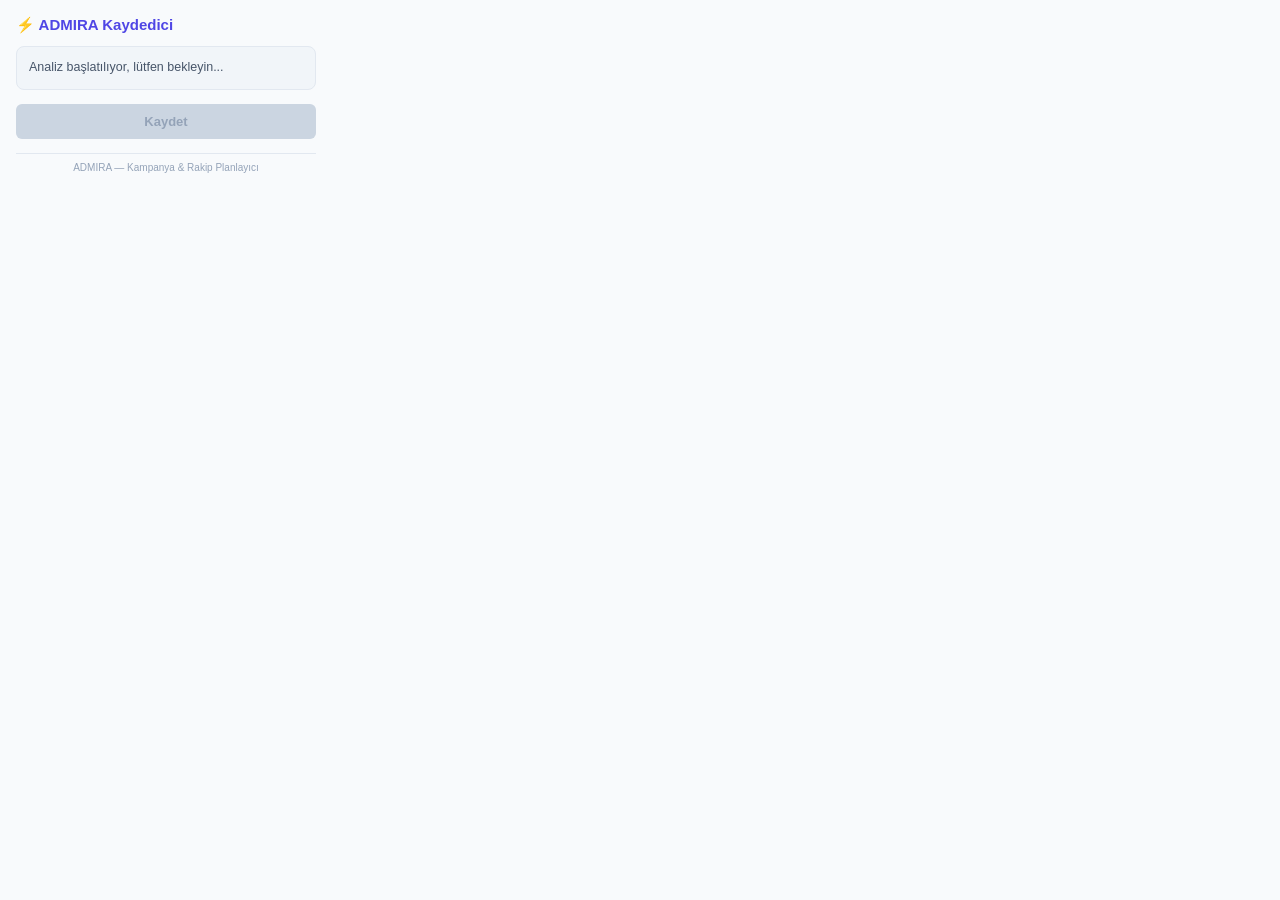
<file: extension/popup.html>
<!DOCTYPE html>
<html>
<head>
  <meta charset="utf-8">
  <style>
    body {
      width: 300px;
      font-family: -apple-system, BlinkMacSystemFont, "Segoe UI", Roboto, sans-serif;
      margin: 0;
      padding: 16px;
      background: #f8fafc;
      color: #1e293b;
    }
    h3 {
      margin: 0 0 12px;
      font-size: 15px;
      font-weight: 800;
      color: #4f46e5;
      display: flex;
      align-items: center;
      gap: 6px;
    }
    .status-box {
      background: #f1f5f9;
      border: 1px solid #e2e8f0;
      border-radius: 8px;
      padding: 12px;
      font-size: 12.5px;
      margin-bottom: 14px;
      line-height: 1.4;
      color: #475569;
    }
    .btn {
      width: 100%;
      background: #4f46e5;
      color: white;
      border: none;
      border-radius: 6px;
      padding: 10px 12px;
      font-size: 13px;
      font-weight: 650;
      cursor: pointer;
      display: flex;
      align-items: center;
      justify-content: center;
      gap: 6px;
      transition: background 0.15s;
    }
    .btn:hover {
      background: #4338ca;
    }
    .btn:disabled {
      background: #cbd5e1;
      color: #94a3b8;
      cursor: not-allowed;
    }
    .footer {
      font-size: 10px;
      color: #94a3b8;
      text-align: center;
      margin-top: 14px;
      border-top: 1px solid #e2e8f0;
      padding-top: 8px;
    }
  </style>
</head>
<body>
  <h3>⚡ ADMIRA Kaydedici</h3>
  <div class="status-box" id="statusMessage">
    Analiz başlatılıyor, lütfen bekleyin...
  </div>
  <button class="btn" id="btnSave" disabled>Kaydet</button>
  <div class="footer">ADMIRA — Kampanya & Rakip Planlayıcı</div>

  <script src="popup.js"></script>
</body>
</html>
</file>
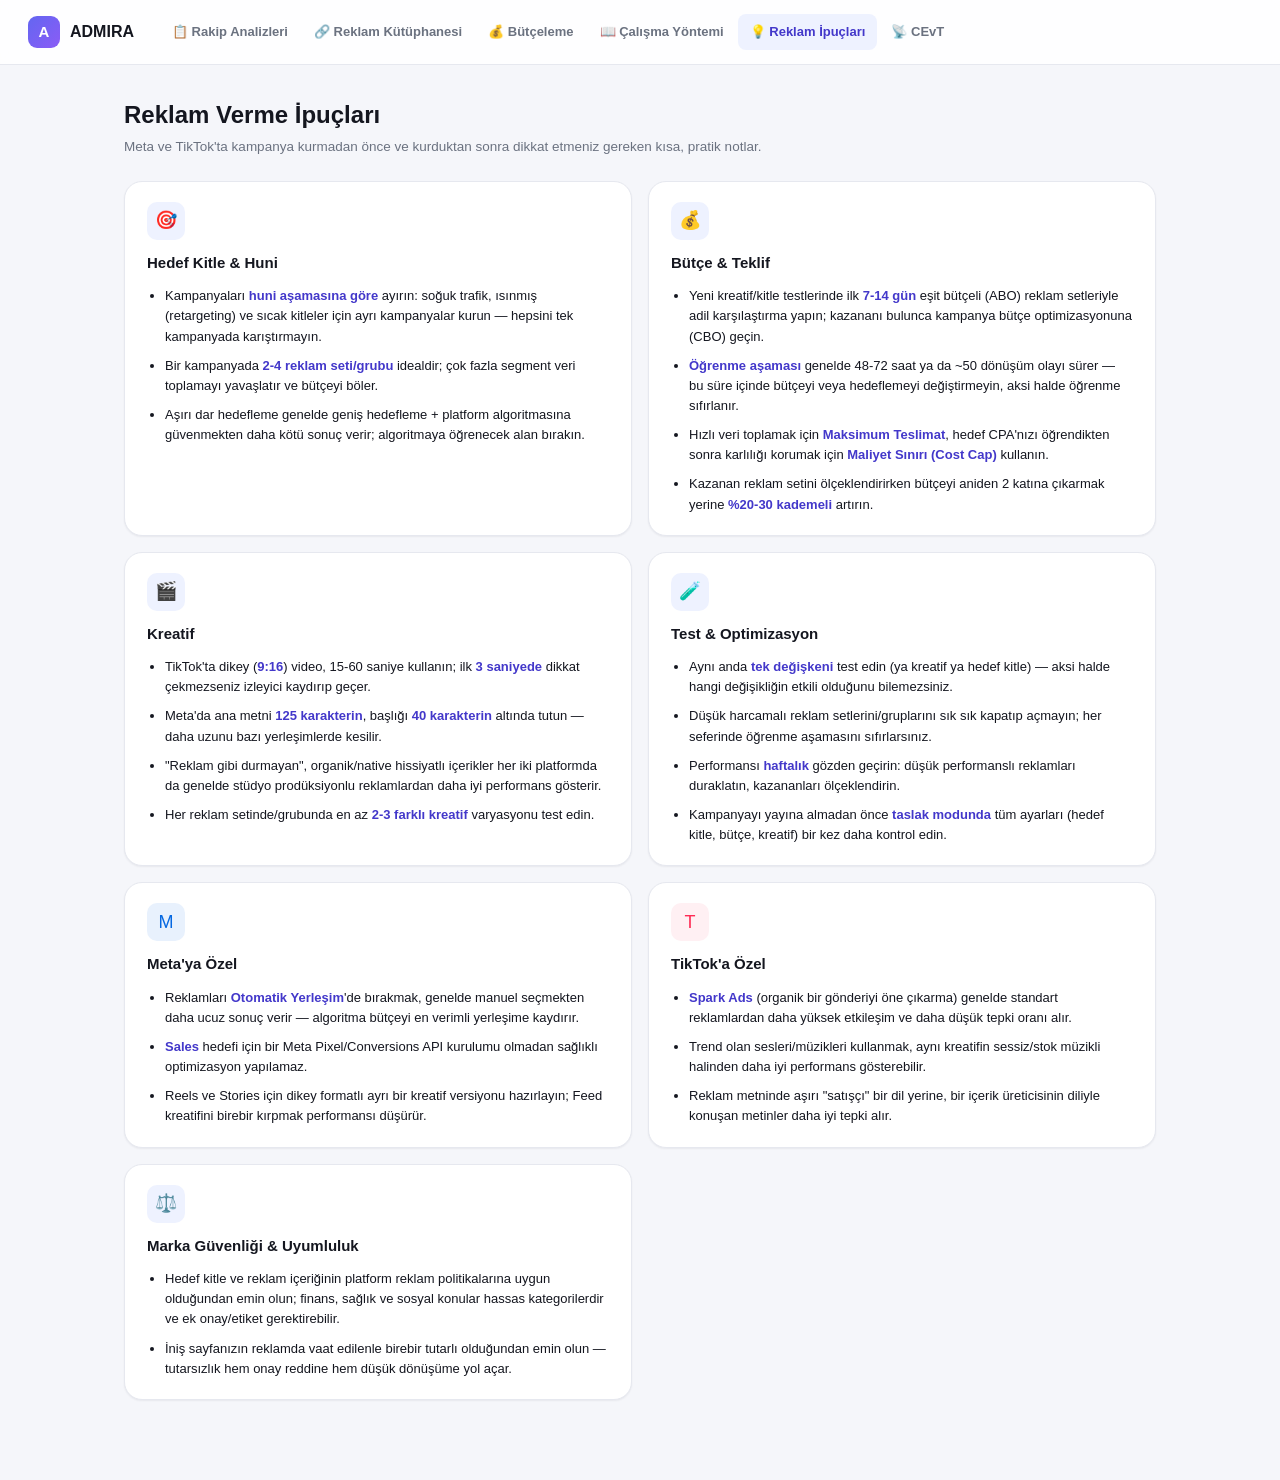
<file: public/tips.html>
<!DOCTYPE html>
<html lang="tr">
<head>
  <meta charset="UTF-8" />
  <meta name="viewport" content="width=device-width, initial-scale=1.0" />
  <title>ADMIRA — Reklam İpuçları</title>
  <link rel="icon" href="data:image/svg+xml,<svg xmlns='http://www.w3.org/2000/svg' viewBox='0 0 32 32'><rect width='32' height='32' rx='8' fill='%234f46e5'/><text x='16' y='23' font-size='20' font-family='sans-serif' font-weight='800' fill='white' text-anchor='middle'>A</text></svg>" />
  <link rel="stylesheet" href="assets/style.css?v=5" />
</head>
<body>
  <div class="topbar">
    <div class="topbar-left">
      <a class="logo" href="app.html"><span class="logo-mark">A</span><span>ADMIRA</span></a>
      <nav class="main-nav">
        <a class="nav-link" href="app.html">📋 Rakip Analizleri</a>
        <a class="nav-link" href="reklam-kutuphanesi.html">🔗 Reklam Kütüphanesi</a>
        <a class="nav-link" href="butceleme.html">💰 Bütçeleme</a>
        <a class="nav-link" href="calisma-yontemi.html">📖 Çalışma Yöntemi</a>
        <a class="nav-link active" href="tips.html">💡 Reklam İpuçları</a>
        <a class="nav-link" href="cevt.html" target="_blank" rel="noopener">📡 CEvT</a>
      </nav>
    </div>
  </div>

  <div class="container">
    <div class="page-head">
      <div>
        <h1 class="page-title">Reklam Verme İpuçları</h1>
        <p class="page-sub tips-intro">Meta ve TikTok'ta kampanya kurmadan önce ve kurduktan sonra dikkat etmeniz gereken kısa, pratik notlar.</p>
      </div>
    </div>

    <div class="tips-grid">
      <div class="tip-card">
        <div class="tip-icon">🎯</div>
        <h3>Hedef Kitle & Huni</h3>
        <ul>
          <li>Kampanyaları <b>huni aşamasına göre</b> ayırın: soğuk trafik, ısınmış (retargeting) ve sıcak kitleler için ayrı kampanyalar kurun — hepsini tek kampanyada karıştırmayın.</li>
          <li>Bir kampanyada <b>2-4 reklam seti/grubu</b> idealdir; çok fazla segment veri toplamayı yavaşlatır ve bütçeyi böler.</li>
          <li>Aşırı dar hedefleme genelde geniş hedefleme + platform algoritmasına güvenmekten daha kötü sonuç verir; algoritmaya öğrenecek alan bırakın.</li>
        </ul>
      </div>

      <div class="tip-card">
        <div class="tip-icon">💰</div>
        <h3>Bütçe & Teklif</h3>
        <ul>
          <li>Yeni kreatif/kitle testlerinde ilk <b>7-14 gün</b> eşit bütçeli (ABO) reklam setleriyle adil karşılaştırma yapın; kazananı bulunca kampanya bütçe optimizasyonuna (CBO) geçin.</li>
          <li><b>Öğrenme aşaması</b> genelde 48-72 saat ya da ~50 dönüşüm olayı sürer — bu süre içinde bütçeyi veya hedeflemeyi değiştirmeyin, aksi halde öğrenme sıfırlanır.</li>
          <li>Hızlı veri toplamak için <b>Maksimum Teslimat</b>, hedef CPA'nızı öğrendikten sonra karlılığı korumak için <b>Maliyet Sınırı (Cost Cap)</b> kullanın.</li>
          <li>Kazanan reklam setini ölçeklendirirken bütçeyi aniden 2 katına çıkarmak yerine <b>%20-30 kademeli</b> artırın.</li>
        </ul>
      </div>

      <div class="tip-card">
        <div class="tip-icon">🎬</div>
        <h3>Kreatif</h3>
        <ul>
          <li>TikTok'ta dikey (<b>9:16</b>) video, 15-60 saniye kullanın; ilk <b>3 saniyede</b> dikkat çekmezseniz izleyici kaydırıp geçer.</li>
          <li>Meta'da ana metni <b>125 karakterin</b>, başlığı <b>40 karakterin</b> altında tutun — daha uzunu bazı yerleşimlerde kesilir.</li>
          <li>"Reklam gibi durmayan", organik/native hissiyatlı içerikler her iki platformda da genelde stüdyo prodüksiyonlu reklamlardan daha iyi performans gösterir.</li>
          <li>Her reklam setinde/grubunda en az <b>2-3 farklı kreatif</b> varyasyonu test edin.</li>
        </ul>
      </div>

      <div class="tip-card">
        <div class="tip-icon">🧪</div>
        <h3>Test & Optimizasyon</h3>
        <ul>
          <li>Aynı anda <b>tek değişkeni</b> test edin (ya kreatif ya hedef kitle) — aksi halde hangi değişikliğin etkili olduğunu bilemezsiniz.</li>
          <li>Düşük harcamalı reklam setlerini/gruplarını sık sık kapatıp açmayın; her seferinde öğrenme aşamasını sıfırlarsınız.</li>
          <li>Performansı <b>haftalık</b> gözden geçirin: düşük performanslı reklamları duraklatın, kazananları ölçeklendirin.</li>
          <li>Kampanyayı yayına almadan önce <b>taslak modunda</b> tüm ayarları (hedef kitle, bütçe, kreatif) bir kez daha kontrol edin.</li>
        </ul>
      </div>

      <div class="tip-card platform-meta">
        <div class="tip-icon">M</div>
        <h3>Meta'ya Özel</h3>
        <ul>
          <li>Reklamları <b>Otomatik Yerleşim</b>'de bırakmak, genelde manuel seçmekten daha ucuz sonuç verir — algoritma bütçeyi en verimli yerleşime kaydırır.</li>
          <li><b>Sales</b> hedefi için bir Meta Pixel/Conversions API kurulumu olmadan sağlıklı optimizasyon yapılamaz.</li>
          <li>Reels ve Stories için dikey formatlı ayrı bir kreatif versiyonu hazırlayın; Feed kreatifini birebir kırpmak performansı düşürür.</li>
        </ul>
      </div>

      <div class="tip-card platform-tiktok">
        <div class="tip-icon">T</div>
        <h3>TikTok'a Özel</h3>
        <ul>
          <li><b>Spark Ads</b> (organik bir gönderiyi öne çıkarma) genelde standart reklamlardan daha yüksek etkileşim ve daha düşük tepki oranı alır.</li>
          <li>Trend olan sesleri/müzikleri kullanmak, aynı kreatifin sessiz/stok müzikli halinden daha iyi performans gösterebilir.</li>
          <li>Reklam metninde aşırı "satışçı" bir dil yerine, bir içerik üreticisinin diliyle konuşan metinler daha iyi tepki alır.</li>
        </ul>
      </div>

      <div class="tip-card">
        <div class="tip-icon">⚖️</div>
        <h3>Marka Güvenliği & Uyumluluk</h3>
        <ul>
          <li>Hedef kitle ve reklam içeriğinin platform reklam politikalarına uygun olduğundan emin olun; finans, sağlık ve sosyal konular hassas kategorilerdir ve ek onay/etiket gerektirebilir.</li>
          <li>İniş sayfanızın reklamda vaat edilenle birebir tutarlı olduğundan emin olun — tutarsızlık hem onay reddine hem düşük dönüşüme yol açar.</li>
        </ul>
      </div>
    </div>
  </div>
</body>
</html>
</file>
<file: public/assets/style.css>
/* ADMIRA — Meta & TikTok kampanya planlayıcı */

:root {
  --bg: #f5f6fa;
  --card: #ffffff;
  --border: #e6e8ef;
  --text: #14161f;
  --dim: #6b7280;
  --dim-2: #9ca3af;
  --primary: #4f46e5;
  --primary-dark: #4338ca;
  --primary-soft: #eef2ff;
  --meta: #0668e1;
  --meta-soft: #e8f1fd;
  --tiktok: #fe2c55;
  --tiktok-cyan: #25f4ee;
  --tiktok-soft: #fff0f3;
  --cevt: #0d9488;
  --cevt-dark: #0f766e;
  --cevt-soft: #ecfdf9;
  --success: #16a34a;
  --success-soft: #ecfdf3;
  --warn: #d97706;
  --warn-soft: #fef6e7;
  --radius-lg: 18px;
  --radius-md: 12px;
  --radius-sm: 8px;
  --shadow-sm: 0 1px 2px rgba(16, 24, 40, .06);
  --shadow-md: 0 4px 14px rgba(16, 24, 40, .08);
  --shadow-lg: 0 20px 50px rgba(16, 24, 40, .18);
  font-family: -apple-system, BlinkMacSystemFont, "Segoe UI", Inter, Roboto, Helvetica, Arial, sans-serif;
}

* { box-sizing: border-box; }
html, body { height: 100%; }
body {
  margin: 0;
  background: var(--bg);
  color: var(--text);
  font-size: 15px;
  line-height: 1.5;
  -webkit-font-smoothing: antialiased;
}
a { color: inherit; text-decoration: none; }
button { font-family: inherit; }
input, select, textarea { font-family: inherit; font-size: 14px; }

/* ---------- logo ---------- */
.logo-mark {
  display: inline-flex; align-items: center; justify-content: center;
  width: 32px; height: 32px; border-radius: 9px;
  background: linear-gradient(135deg, #6366f1, #8b5cf6);
  color: #fff; font-weight: 800; font-size: 15px;
  flex-shrink: 0;
}
.logo { display: inline-flex; align-items: center; gap: 10px; font-weight: 700; font-size: 16px; }

/* ---------- LOGIN PAGE ---------- */
.login-page {
  min-height: 100vh;
  display: flex;
  align-items: center;
  justify-content: center;
  background:
    radial-gradient(1100px 600px at 12% -10%, #eef2ff 0%, transparent 60%),
    radial-gradient(900px 500px at 110% 10%, #fff0f3 0%, transparent 55%),
    var(--bg);
  padding: 24px;
}
.login-wrap { width: 100%; max-width: 400px; }
.login-brand { display: flex; align-items: center; gap: 10px; justify-content: center; margin-bottom: 28px; }
.login-brand span:last-child { font-weight: 800; font-size: 20px; letter-spacing: .2px; }
.login-card {
  background: var(--card);
  border: 1px solid var(--border);
  border-radius: var(--radius-lg);
  box-shadow: var(--shadow-lg);
  padding: 32px;
}
.login-title { font-size: 21px; font-weight: 800; margin: 0 0 4px; }
.login-sub { color: var(--dim); font-size: 13.5px; margin: 0 0 24px; }
.login-tabs {
  display: flex; background: #f2f3f7; border-radius: 10px; padding: 3px; margin-bottom: 22px;
}
.login-tab {
  flex: 1; text-align: center; padding: 8px 0; border: none; background: transparent;
  border-radius: 8px; font-weight: 600; font-size: 13.5px; color: var(--dim); cursor: pointer;
  transition: background .15s, color .15s;
}
.login-tab.active { background: #fff; color: var(--text); box-shadow: var(--shadow-sm); }
.field { margin-bottom: 16px; }
.field label { display: block; font-size: 12.5px; font-weight: 600; color: var(--dim); margin-bottom: 6px; }
.field input, .field select, .field textarea {
  width: 100%; padding: 10px 12px; border-radius: var(--radius-sm);
  border: 1.5px solid var(--border); background: #fff; color: var(--text); outline: none;
  transition: border-color .15s, box-shadow .15s;
}
.field input:focus, .field select:focus, .field textarea:focus { border-color: var(--primary); box-shadow: 0 0 0 3px var(--primary-soft); }
.field-error { color: #dc2626; font-size: 12px; margin-top: 6px; display: none; }
.field-error.show { display: block; }

.btn {
  display: inline-flex; align-items: center; justify-content: center; gap: 8px;
  padding: 10px 18px; border-radius: var(--radius-sm); border: 1.5px solid transparent;
  font-weight: 650; font-size: 13.5px; cursor: pointer; transition: transform .05s, filter .15s, background .15s;
  white-space: nowrap;
}
.btn:active { transform: translateY(1px); }
.btn:disabled { opacity: .55; cursor: not-allowed; }
.btn-primary { background: var(--primary); color: #fff; width: 100%; padding: 11px 18px; }
.btn-primary:hover:not(:disabled) { filter: brightness(1.06); }
.btn-ghost { background: #fff; border-color: var(--border); color: var(--text); }
.btn-ghost:hover:not(:disabled) { background: #f9fafb; }
.btn-danger-ghost { background: #fff; border-color: #fecaca; color: #dc2626; }
.btn-danger-ghost:hover { background: #fef2f2; }
.btn-sm { padding: 6px 12px; font-size: 12.5px; }

.login-foot { text-align: center; color: var(--dim-2); font-size: 12px; margin-top: 18px; }
.login-demo-note {
  margin-top: 18px; padding: 10px 12px; background: var(--primary-soft); border-radius: var(--radius-sm);
  font-size: 12px; color: #4338ca; line-height: 1.5;
}

.toast {
  position: fixed; left: 50%; bottom: 28px; transform: translate(-50%, 16px);
  background: #14161f; color: #fff; padding: 11px 18px; border-radius: 10px; font-size: 13.5px;
  opacity: 0; pointer-events: none; transition: opacity .2s, transform .2s; z-index: 999; box-shadow: var(--shadow-lg);
}
.toast.show { opacity: 1; transform: translate(-50%, 0); }

/* ---------- APP SHELL ---------- */
.topbar {
  position: sticky; top: 0; z-index: 20;
  display: flex; align-items: center; justify-content: space-between;
  padding: 14px 28px; background: rgba(255,255,255,.85); backdrop-filter: blur(8px);
  border-bottom: 1px solid var(--border);
}
.topbar-left { display: flex; align-items: center; gap: 26px; flex-wrap: wrap; }
.main-nav { display: flex; align-items: center; gap: 2px; flex-wrap: wrap; }
.nav-link { display: inline-flex; align-items: center; gap: 6px; padding: 8px 12px; border-radius: 8px; font-size: 13px; font-weight: 600; color: var(--dim); white-space: nowrap; transition: background .15s, color .15s; }
.nav-link:hover { background: #f9fafb; color: var(--text); }
.nav-link.active { background: var(--primary-soft); color: var(--primary-dark); }

.user-chip { display: flex; align-items: center; gap: 10px; }
.avatar {
  width: 32px; height: 32px; border-radius: 50%; background: var(--primary-soft); color: var(--primary-dark);
  display: flex; align-items: center; justify-content: center; font-weight: 700; font-size: 13px;
}
.user-name { font-size: 13.5px; font-weight: 650; }
.user-meta { font-size: 11.5px; color: var(--dim); }

.container { max-width: 1080px; margin: 0 auto; padding: 32px 24px 80px; }
.page-head { display: flex; align-items: flex-end; justify-content: space-between; margin-bottom: 24px; flex-wrap: wrap; gap: 14px; }
.page-title { font-size: 24px; font-weight: 800; margin: 0 0 4px; }
.page-sub { color: var(--dim); font-size: 13.5px; margin: 0; }

.stats-row { display: grid; grid-template-columns: repeat(3, 1fr); gap: 14px; margin-bottom: 26px; }
.stat-card { background: var(--card); border: 1px solid var(--border); border-radius: var(--radius-md); padding: 16px 18px; box-shadow: var(--shadow-sm); }
.stat-label { font-size: 12px; color: var(--dim); font-weight: 600; margin-bottom: 6px; }
.stat-value { font-size: 22px; font-weight: 800; }

.section-head { display: flex; align-items: center; justify-content: space-between; margin-bottom: 14px; }
.section-title { font-size: 16px; font-weight: 750; }

/* ---------- campaign row cards ---------- */
.campaign-list { display: flex; flex-direction: column; gap: 10px; }
.campaign-row {
  display: flex; align-items: center; gap: 16px; background: var(--card);
  border: 1px solid var(--border); border-radius: var(--radius-md); padding: 14px 18px;
  box-shadow: var(--shadow-sm); transition: box-shadow .15s, transform .1s;
}
.campaign-row:hover { box-shadow: var(--shadow-md); }
.platform-badge {
  width: 42px; height: 42px; border-radius: 12px; flex-shrink: 0;
  display: flex; align-items: center; justify-content: center; color: #fff; font-weight: 800; font-size: 15px;
}
.platform-badge.meta { background: linear-gradient(135deg, #0668e1, #0a4fb0); }
.platform-badge.tiktok { background: linear-gradient(135deg, #000, #232323); box-shadow: inset 0 0 0 1px #000; }

.campaign-main { flex: 1; min-width: 0; }
.campaign-name-row { display: flex; align-items: center; gap: 8px; flex-wrap: wrap; }
.campaign-name { font-weight: 700; font-size: 14.5px; }
.badge {
  display: inline-flex; align-items: center; gap: 5px; padding: 3px 9px; border-radius: 20px;
  font-size: 11px; font-weight: 700; letter-spacing: .2px;
}
.badge-meta { background: var(--meta-soft); color: var(--meta); }
.badge-tiktok { background: var(--tiktok-soft); color: var(--tiktok); }
.badge-status-active { background: var(--success-soft); color: var(--success); }
.badge-status-paused { background: var(--warn-soft); color: var(--warn); }
.badge-status-draft { background: #f3f4f6; color: #4b5563; }
.campaign-sub { color: var(--dim); font-size: 12.5px; margin-top: 5px; display: flex; flex-wrap: wrap; gap: 4px 14px; }
.campaign-sub span { display: inline-flex; align-items: center; gap: 4px; }

.campaign-metrics { display: flex; gap: 22px; padding: 0 8px; flex-shrink: 0; }
.metric { text-align: right; }
.metric-label { font-size: 10.5px; color: var(--dim-2); font-weight: 700; text-transform: uppercase; letter-spacing: .3px; }
.metric-value { font-size: 14.5px; font-weight: 750; margin-top: 2px; }

.campaign-actions { display: flex; gap: 6px; flex-shrink: 0; }
.icon-btn {
  width: 30px; height: 30px; border-radius: 8px; border: 1px solid var(--border); background: #fff;
  display: flex; align-items: center; justify-content: center; cursor: pointer; color: var(--dim); font-size: 13px;
  transition: background .15s, color .15s;
}
.icon-btn:hover { background: #f3f4f6; color: var(--text); }
.icon-btn.danger:hover { background: #fef2f2; color: #dc2626; }

.empty-state {
  text-align: center; padding: 60px 24px; background: var(--card); border: 1.5px dashed var(--border);
  border-radius: var(--radius-lg);
}
.empty-state .emoji { font-size: 38px; margin-bottom: 12px; }
.empty-state h3 { margin: 0 0 6px; font-size: 16px; }
.empty-state p { margin: 0 0 18px; color: var(--dim); font-size: 13.5px; }

/* ---------- modal / wizard ---------- */
.modal-overlay {
  position: fixed; inset: 0; background: rgba(15, 17, 26, .5); backdrop-filter: blur(2px);
  display: flex; align-items: center; justify-content: center; z-index: 100; padding: 20px;
  opacity: 0; pointer-events: none; transition: opacity .18s;
}
.modal-overlay.open { opacity: 1; pointer-events: auto; }
.modal-card {
  background: var(--card); border-radius: var(--radius-lg); box-shadow: var(--shadow-lg);
  width: 100%; max-width: 640px; max-height: 88vh; display: flex; flex-direction: column;
  transform: translateY(14px) scale(.98); transition: transform .18s;
}
.modal-overlay.open .modal-card { transform: translateY(0) scale(1); }
.modal-head { display: flex; align-items: center; justify-content: space-between; padding: 20px 24px 0; }
.modal-title { font-size: 17px; font-weight: 800; margin: 0; }
.modal-close { width: 30px; height: 30px; border-radius: 8px; border: none; background: #f3f4f6; cursor: pointer; font-size: 15px; color: var(--dim); }
.modal-close:hover { background: #e5e7eb; }

.steps-indicator { display: flex; align-items: center; gap: 6px; padding: 16px 24px 0; }
.step-dot {
  flex: 1; height: 4px; border-radius: 3px; background: var(--border); transition: background .2s;
}
.step-dot.active, .step-dot.done { background: var(--primary); }

.modal-body { padding: 20px 24px; overflow-y: auto; flex: 1; }
.modal-foot { display: flex; align-items: center; justify-content: space-between; padding: 16px 24px; border-top: 1px solid var(--border); }

.step-label { font-size: 12px; font-weight: 700; color: var(--primary); text-transform: uppercase; letter-spacing: .4px; margin-bottom: 4px; }
.step-heading { font-size: 18px; font-weight: 800; margin: 0 0 4px; }
.step-sub { color: var(--dim); font-size: 13px; margin: 0 0 20px; }

/* platform picker */
.platform-grid { display: grid; grid-template-columns: 1fr 1fr; gap: 14px; }
.platform-pick {
  border: 2px solid var(--border); border-radius: var(--radius-md); padding: 22px 16px; text-align: center;
  cursor: pointer; background: #fff; transition: border-color .15s, box-shadow .15s, transform .1s;
}
.platform-pick:hover { transform: translateY(-2px); box-shadow: var(--shadow-md); }
.platform-pick.selected { border-color: var(--primary); box-shadow: 0 0 0 3px var(--primary-soft); }
.platform-pick .pf-icon {
  width: 52px; height: 52px; border-radius: 14px; margin: 0 auto 12px; display: flex; align-items: center;
  justify-content: center; color: #fff; font-weight: 800; font-size: 20px;
}
.platform-pick .pf-icon.meta { background: linear-gradient(135deg, #0668e1, #0a4fb0); }
.platform-pick .pf-icon.tiktok { background: linear-gradient(135deg, #000, #232323); }
.platform-pick h4 { margin: 0 0 4px; font-size: 15px; font-weight: 750; }
.platform-pick p { margin: 0; font-size: 12px; color: var(--dim); }

/* objective grid */
.objective-grid { display: grid; grid-template-columns: 1fr 1fr; gap: 10px; }
.objective-pick {
  border: 1.5px solid var(--border); border-radius: var(--radius-md); padding: 13px 14px; cursor: pointer;
  background: #fff; transition: border-color .15s, box-shadow .15s;
}
.objective-pick:hover { border-color: #c7ccf5; }
.objective-pick.selected { border-color: var(--primary); box-shadow: 0 0 0 3px var(--primary-soft); background: var(--primary-soft); }
.objective-pick .obj-title { font-weight: 700; font-size: 13.5px; margin-bottom: 3px; }
.objective-pick .obj-desc { font-size: 11.5px; color: var(--dim); line-height: 1.4; }
.objective-pick .obj-kpi { display: inline-block; margin-top: 8px; font-size: 10.5px; font-weight: 700; color: var(--primary); background: #fff; padding: 2px 8px; border-radius: 20px; }

/* form */
.form-grid { display: grid; grid-template-columns: 1fr 1fr; gap: 14px; }
.form-grid .full { grid-column: 1 / -1; }
.fieldset { border: 1px solid var(--border); border-radius: var(--radius-md); padding: 16px; margin-bottom: 16px; }
.fieldset legend { font-size: 12.5px; font-weight: 750; color: var(--text); padding: 0 6px; }
.radio-row { display: flex; gap: 10px; }
.radio-opt {
  flex: 1; border: 1.5px solid var(--border); border-radius: var(--radius-sm); padding: 9px 10px;
  text-align: center; font-size: 13px; font-weight: 600; cursor: pointer; color: var(--dim);
}
.radio-opt.selected { border-color: var(--primary); background: var(--primary-soft); color: var(--primary-dark); }
.chip-input-wrap {
  display: flex; flex-wrap: wrap; gap: 6px; border: 1.5px solid var(--border); border-radius: var(--radius-sm);
  padding: 7px 8px; min-height: 42px;
}
.chip-input-wrap:focus-within { border-color: var(--primary); box-shadow: 0 0 0 3px var(--primary-soft); }
.chip {
  display: inline-flex; align-items: center; gap: 6px; background: var(--primary-soft); color: var(--primary-dark);
  padding: 4px 6px 4px 10px; border-radius: 20px; font-size: 12px; font-weight: 600;
}
.chip button { border: none; background: transparent; color: var(--primary-dark); cursor: pointer; font-size: 13px; line-height: 1; padding: 2px; }
.chip-input-wrap input {
  border: none; outline: none; flex: 1; min-width: 90px; font-size: 13px; padding: 4px;
}
.suggestion-row { display: flex; flex-wrap: wrap; gap: 6px; margin-top: 8px; }
.suggestion-chip {
  border: 1px dashed var(--border); border-radius: 20px; padding: 4px 11px; font-size: 11.5px; color: var(--dim);
  cursor: pointer; background: #fff;
}
.suggestion-chip:hover { border-color: var(--primary); color: var(--primary); }
.checkbox-row { display: flex; flex-direction: column; gap: 8px; }
.checkbox-opt { display: flex; align-items: center; gap: 8px; font-size: 13px; }
.checkbox-opt input { width: 15px; height: 15px; accent-color: var(--primary); }
.info-box { background: var(--primary-soft); border-radius: var(--radius-sm); padding: 10px 12px; font-size: 12.5px; color: #4338ca; margin-bottom: 16px; }

.review-block { background: #fafafb; border: 1px solid var(--border); border-radius: var(--radius-md); padding: 16px; }
.review-row { display: flex; justify-content: space-between; padding: 7px 0; border-bottom: 1px solid var(--border); font-size: 13px; }
.review-row:last-child { border-bottom: none; }
.review-row .k { color: var(--dim); }
.review-row .v { font-weight: 650; text-align: right; max-width: 60%; }

/* ---------- reklam ipuçları sayfası ---------- */
.tips-intro { max-width: 640px; }
.tips-grid { display: grid; grid-template-columns: repeat(2, 1fr); gap: 16px; margin-top: 22px; }
.tip-card { background: var(--card); border: 1px solid var(--border); border-radius: var(--radius-lg); padding: 20px 22px; box-shadow: var(--shadow-sm); }
.tip-card .tip-icon {
  width: 38px; height: 38px; border-radius: 10px; background: var(--primary-soft); color: var(--primary-dark);
  display: flex; align-items: center; justify-content: center; font-size: 18px; margin-bottom: 12px;
}
.tip-card h3 { margin: 0 0 12px; font-size: 15px; font-weight: 750; }
.tip-card ul { margin: 0; padding-left: 18px; display: flex; flex-direction: column; gap: 9px; }
.tip-card li { font-size: 13px; color: var(--text); line-height: 1.55; }
.tip-card li b { color: var(--primary-dark); }
.tip-card.platform-meta .tip-icon { background: var(--meta-soft); color: var(--meta); }
.tip-card.platform-tiktok .tip-icon { background: var(--tiktok-soft); color: var(--tiktok); }

@media (max-width: 640px) {
  .tips-grid { grid-template-columns: 1fr; }
  .stats-row { grid-template-columns: 1fr; }
  .form-grid { grid-template-columns: 1fr; }
  .platform-grid { grid-template-columns: 1fr; }
  .objective-grid { grid-template-columns: 1fr; }
  .campaign-row { flex-wrap: wrap; }
  .campaign-metrics { padding: 0; }
}
</file>
